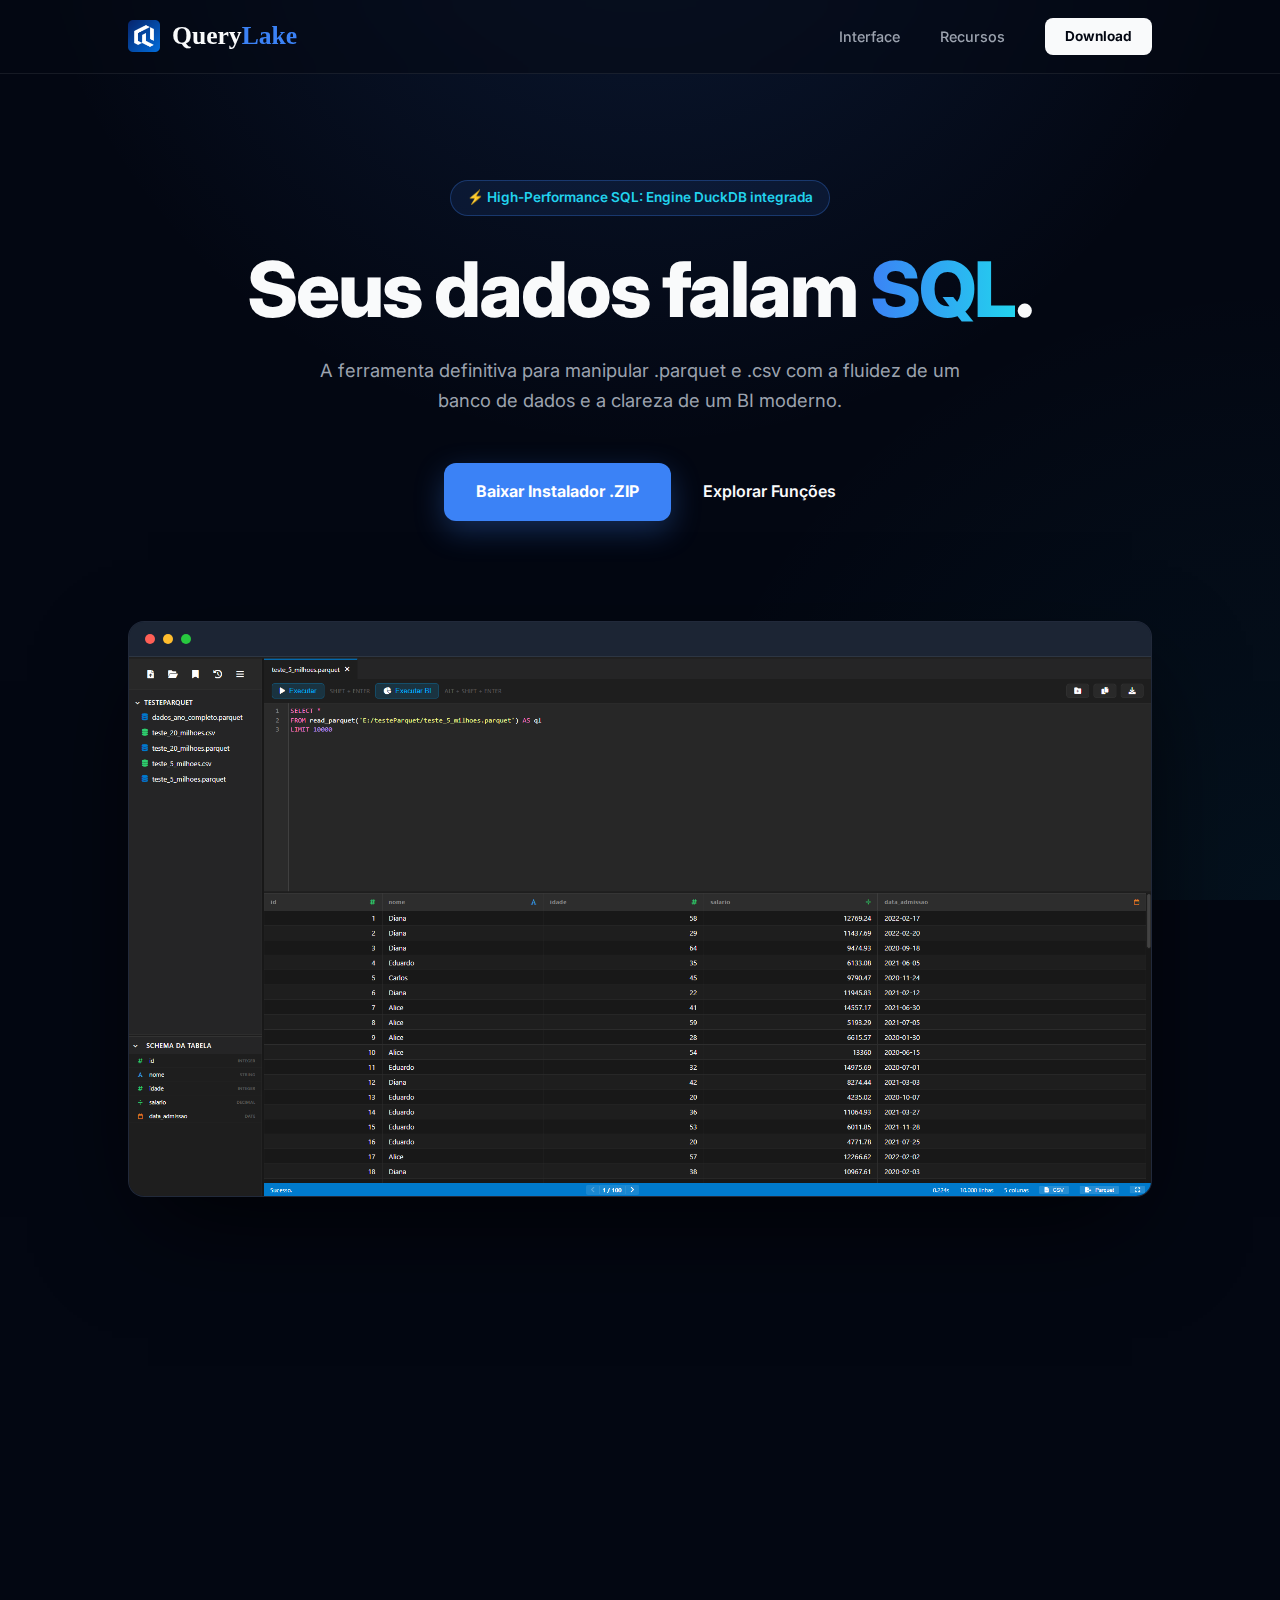
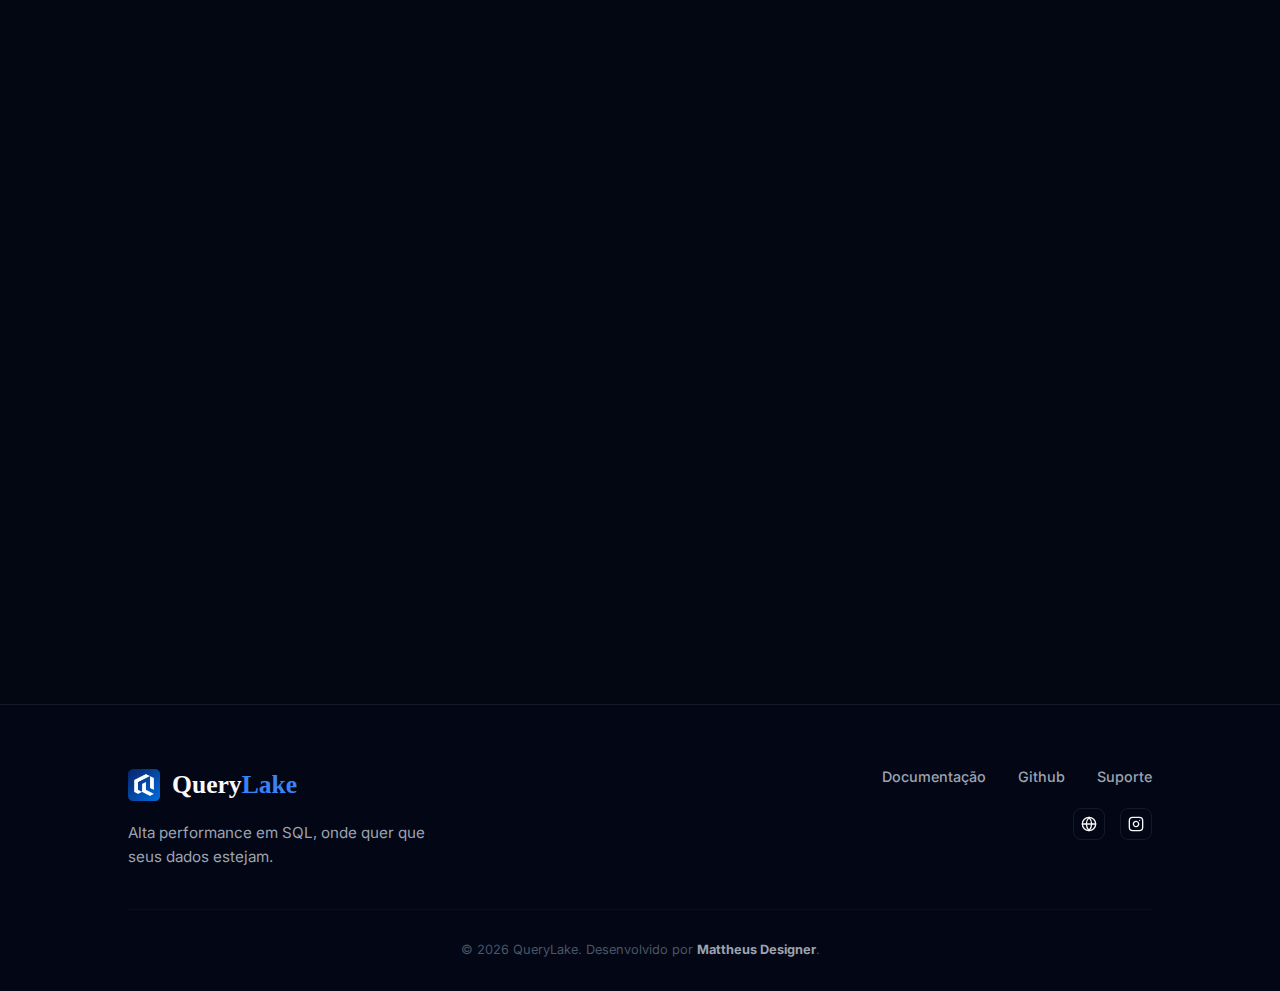
<file: index.html>
<!DOCTYPE html>
<html lang="pt-br">
<head>
    <meta charset="UTF-8">
    <meta name="viewport" content="width=device-width, initial-scale=1.0">
    <title>QueryLake | SQL Engine</title>
    <link rel="stylesheet" href="css/style.css">
    <link rel="preconnect" href="https://fonts.googleapis.com">
    <link href="https://fonts.googleapis.com/css2?family=Inter:wght@300;400;600;800&display=swap" rel="stylesheet">
    <link rel="shortcut icon" href="assets/logo.ico" type="image/x-icon">
</head>
<body>
    <nav class="navbar">
        <div class="logo">
            <img src="assets/logo.png" alt="QueryLake Logo">
            <span class="text_logo">Query<span class="text_logo_destaque">Lake</span></span>
        </div>
        <div class="nav-links">
            <a href="#showcase" class="nav-item">Interface</a>
            <a href="#features" class="nav-item">Recursos</a>
            <a href="https://github.com/matheusmg20/querylake_releases/releases/download/1.4.0/QueryLake-Setup-1.4.0.exe" class="btn-download-nav">Download</a>
        </div>
    </nav>

    <main>
        <section class="hero">
            <div class="badge reveal">
                <span>⚡ High-Performance SQL: Engine DuckDB integrada</span>
            </div>
            <h1 class="reveal">Seus dados falam <span class="gradient-text">SQL</span>.</h1>
            <p class="reveal delay-1">A ferramenta definitiva para manipular .parquet e .csv com a fluidez de um banco de dados e a clareza de um BI moderno.</p>
            <div class="cta-group reveal delay-2">
                <a href="assets/querylake-installer.zip" class="btn-primary">Baixar Instalador .ZIP</a>
                <a href="#features" class="btn-secondary">Explorar Funções</a>
            </div>
        </section>

        <section id="showcase" class="showcase reveal">
            <div class="window-frame">
                <div class="window-header">
                    <span class="dot red"></span>
                    <span class="dot yellow"></span>
                    <span class="dot green"></span>
                </div>
                <img src="assets/interface_querylake.png" alt="Interface do QueryLake" class="app-img">
            </div>
        </section>

        <section class="compatibility reveal">
            <div class="container-mini">
                <h2 class="section-title">Engenharia de ponta para seus dados</h2>
                <p class="section-subtitle">O QueryLake combina a velocidade do DuckDB com a simplicidade do SQL moderno.</p>
                
                <div class="tech-stack">
                    <div class="tech-item">
                        <span class="tech-label">Motor de Busca</span>
                        <span class="tech-value">DuckDB SQL</span>
                    </div>
                    <div class="tech-divider"></div>
                    <div class="tech-item">
                        <span class="tech-label">Formatos</span>
                        <span class="tech-value">Parquet, CSV</span>
                    </div>
                    <div class="tech-divider"></div>
                    <div class="tech-item">
                        <span class="tech-label">Performance</span>
                        <span class="tech-value">In-Memory Engine</span>
                    </div>
                    <div class="tech-divider"></div>
                    <div class="tech-item">
                        <span class="tech-label">Author</span>
                        <span class="tech-value">Mattheus Designer</span>
                    </div>
                </div>
            </div>
        </section>

        <section id="features" class="features-section reveal">
            <div class="container">
                <div class="section-header">
                    <h2 class="section-title">Análise de dados sem fricção</h2>
                    <p class="section-subtitle">Tudo o que você precisa para dominar arquivos Parquet e CSV em um único lugar.</p>
                </div>

                <div class="features-grid">
                    <div class="card">
                        <div class="icon">⚡</div>
                        <h3>Performance Local</h3>
                        <p>Engine otimizada para processar milhares de linhas sem travar sua máquina.</p>
                    </div>
                    <div class="card">
                        <div class="icon">📊</div>
                        <h3>Visualização BI</h3>
                        <p>Gere gráficos e dashboards instantâneos a partir de qualquer consulta SQL.</p>
                    </div>
                    <div class="card">
                        <div class="icon">🔍</div>
                        <h3>Zero Setup</h3>
                        <p>Abra arquivos .parquet complexos como se fossem tabelas SQL em segundos.</p>
                    </div>
                </div>
            </div>
        </section>

    </main>

    <footer class="footer">
        <div class="footer-content">
            <div class="footer-brand">
                <div class="logo">
                    <img src="assets/logo.png" alt="Logo">
                    <span class="text_logo">Query<span class="text_logo_destaque">Lake</span></span>
                </div>
                <p class="footer-tagline">Alta performance em SQL, onde quer que seus dados estejam.</p>
            </div>
            
            <div class="footer-right">
                <div class="footer-links">
                    <a href="#">Documentação</a>
                    <a href="#">Github</a>
                    <a href="#">Suporte</a>
                </div>
                <div class="footer-social">
                    <a href="#" title="Website">
                        <svg viewBox="0 0 24 24" fill="none" stroke="currentColor" stroke-width="2" stroke-linecap="round" stroke-linejoin="round" class="social-icon"><circle cx="12" cy="12" r="10"></circle><line x1="2" y1="12" x2="22" y2="12"></line><path d="M12 2a15.3 15.3 0 0 1 4 10 15.3 15.3 0 0 1-4 10 15.3 15.3 0 0 1-4-10 15.3 15.3 0 0 1 4-10z"></path></svg>
                    </a>
                    <a href="#" title="Instagram">
                        <svg viewBox="0 0 24 24" fill="none" stroke="currentColor" stroke-width="2" stroke-linecap="round" stroke-linejoin="round" class="social-icon"><rect x="2" y="2" width="20" height="20" rx="5" ry="5"></rect><path d="M16 11.37A4 4 0 1 1 12.63 8 4 4 0 0 1 16 11.37z"></path><line x1="17.5" y1="6.5" x2="17.51" y2="6.5"></line></svg>
                    </a>
                </div>
            </div>
        </div>
        <div class="footer-bottom">
            &copy; 2026 QueryLake. Desenvolvido por <strong>Mattheus Designer</strong>.
        </div>
    </footer>
    
    <script src="js/script.js"></script>
</body>
</html>
</file>
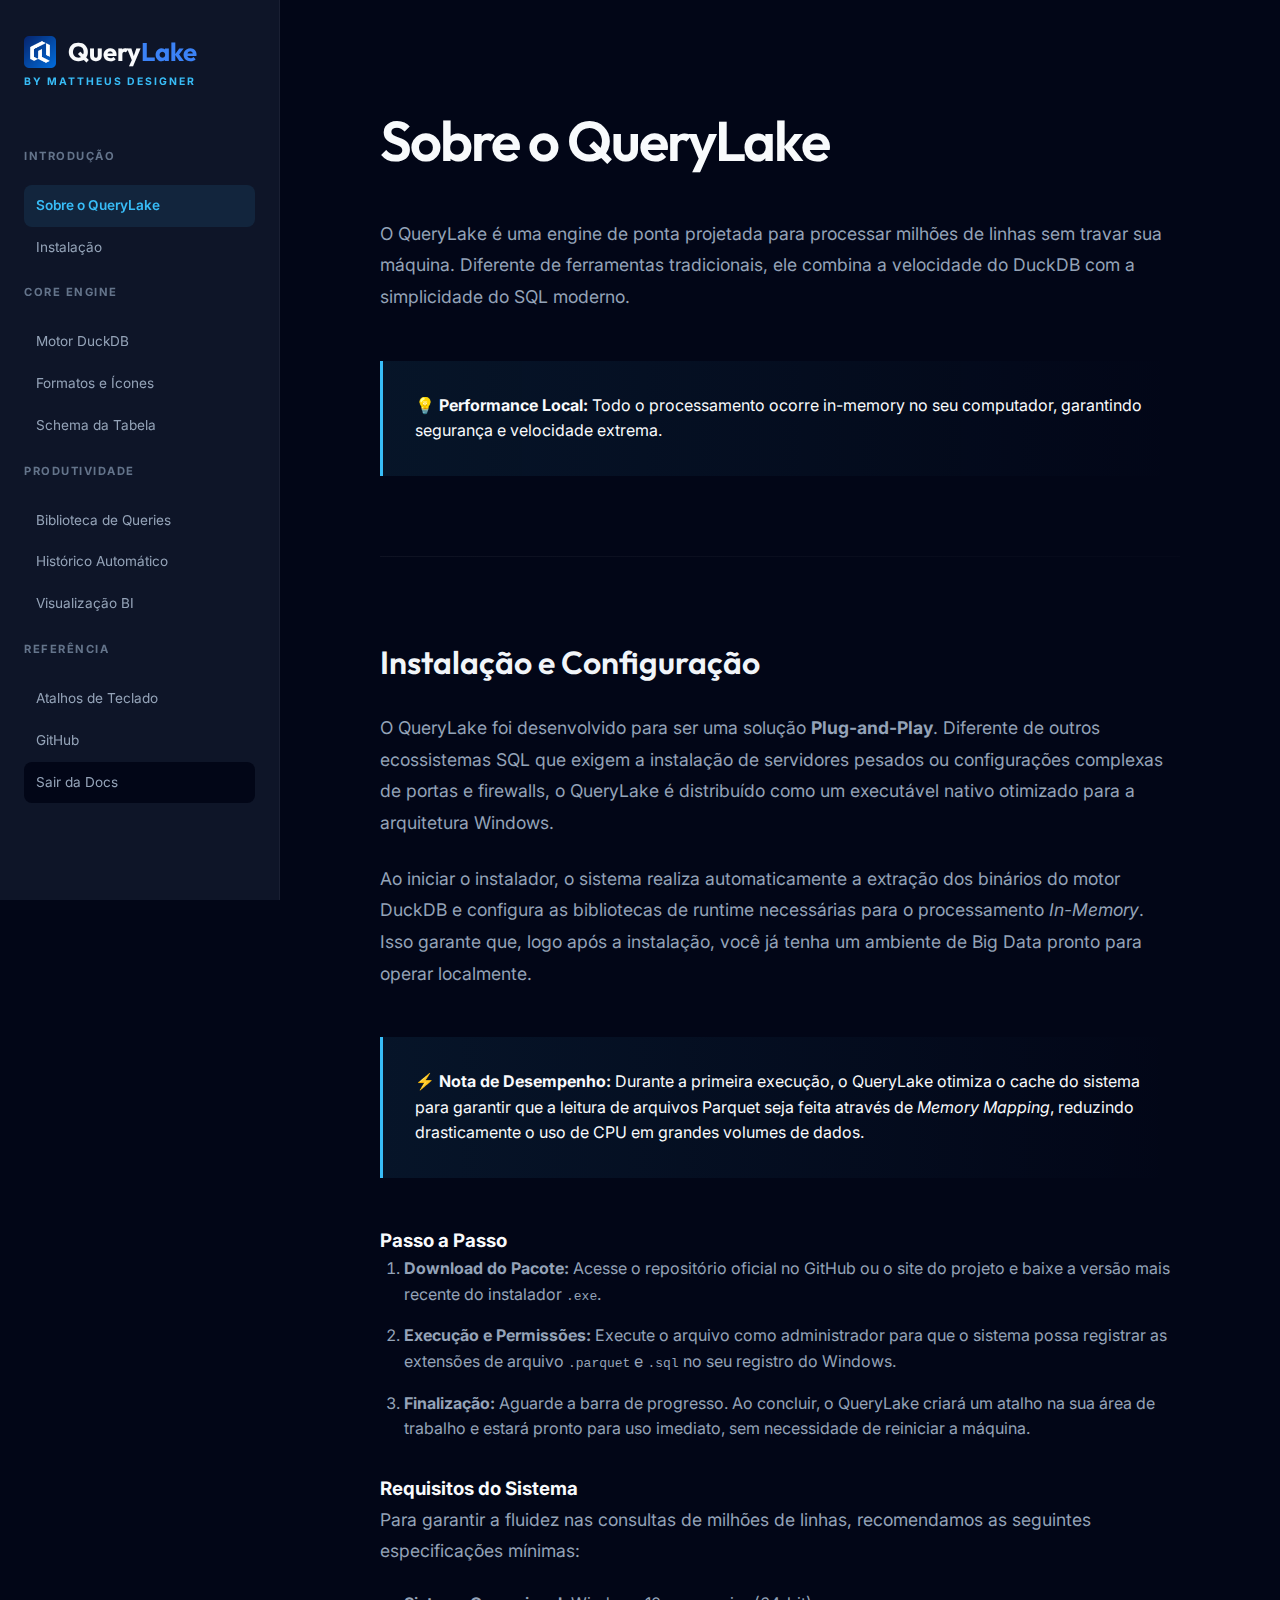
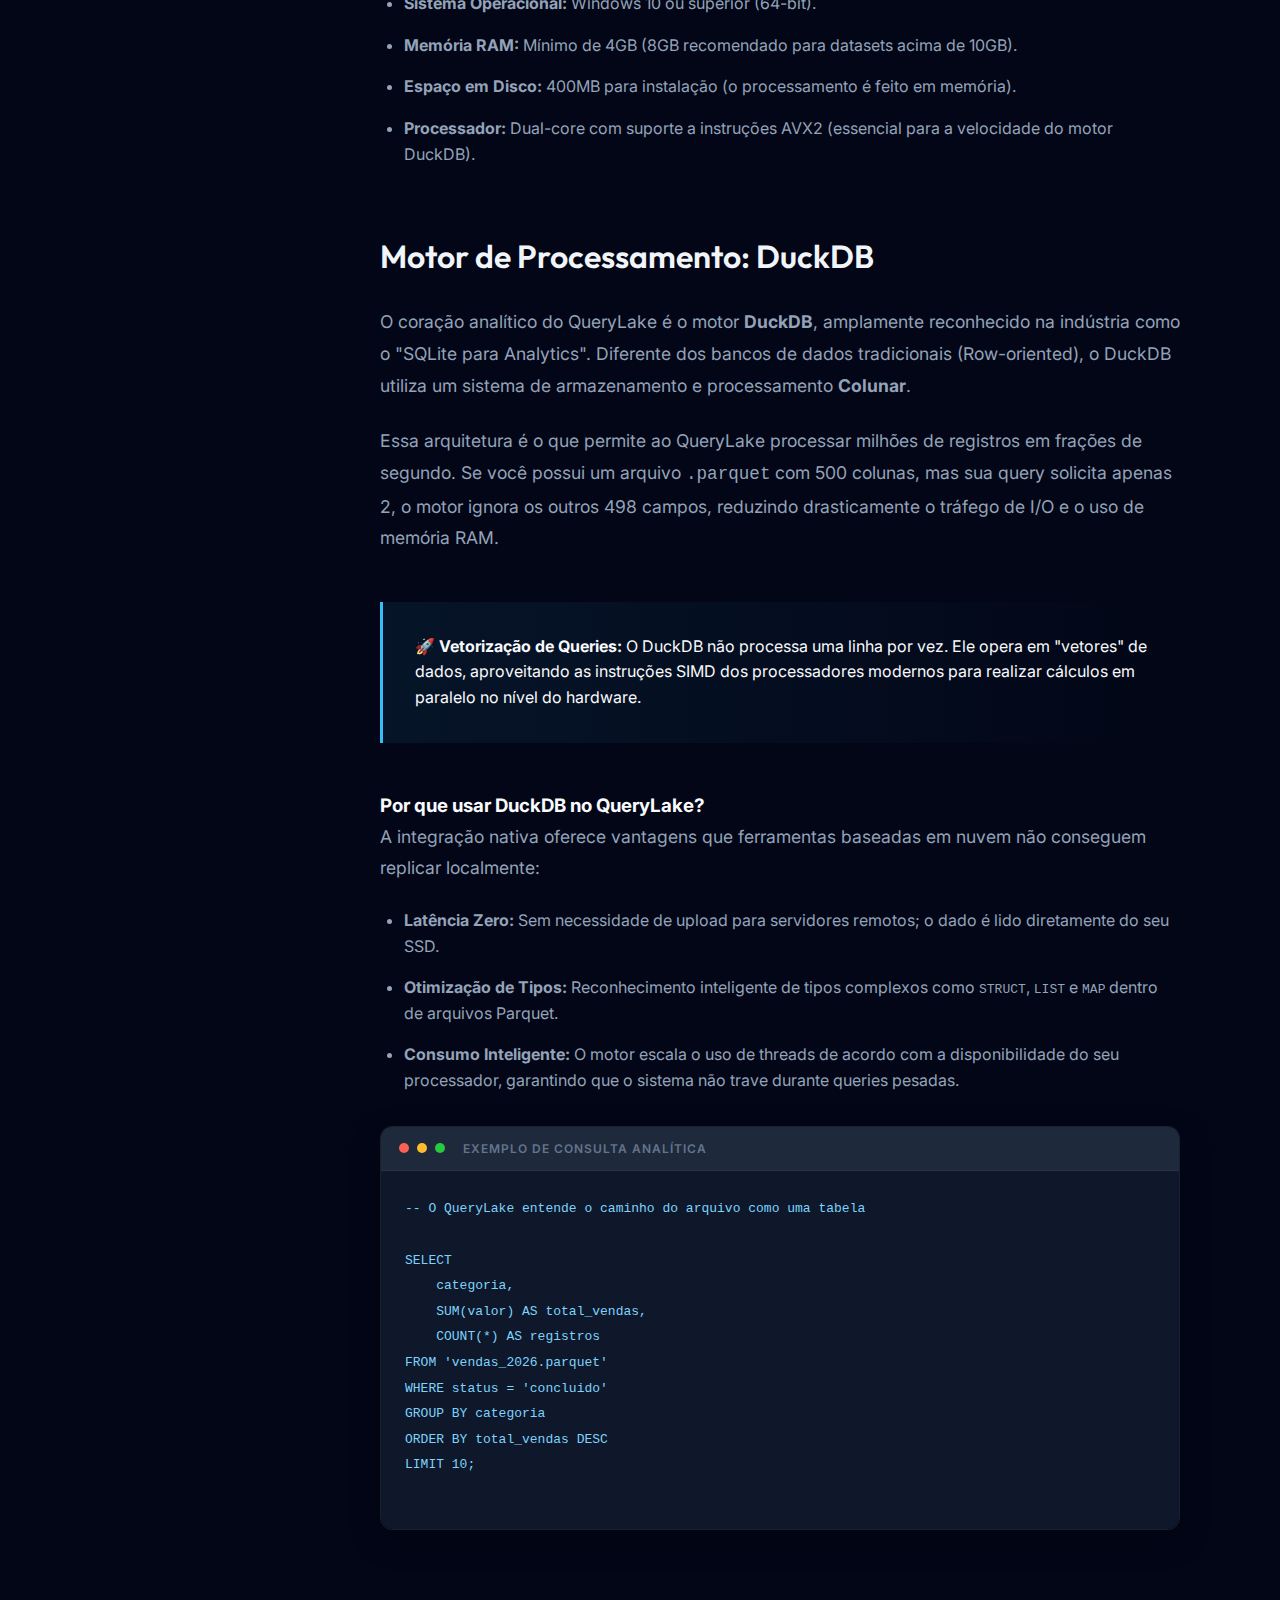
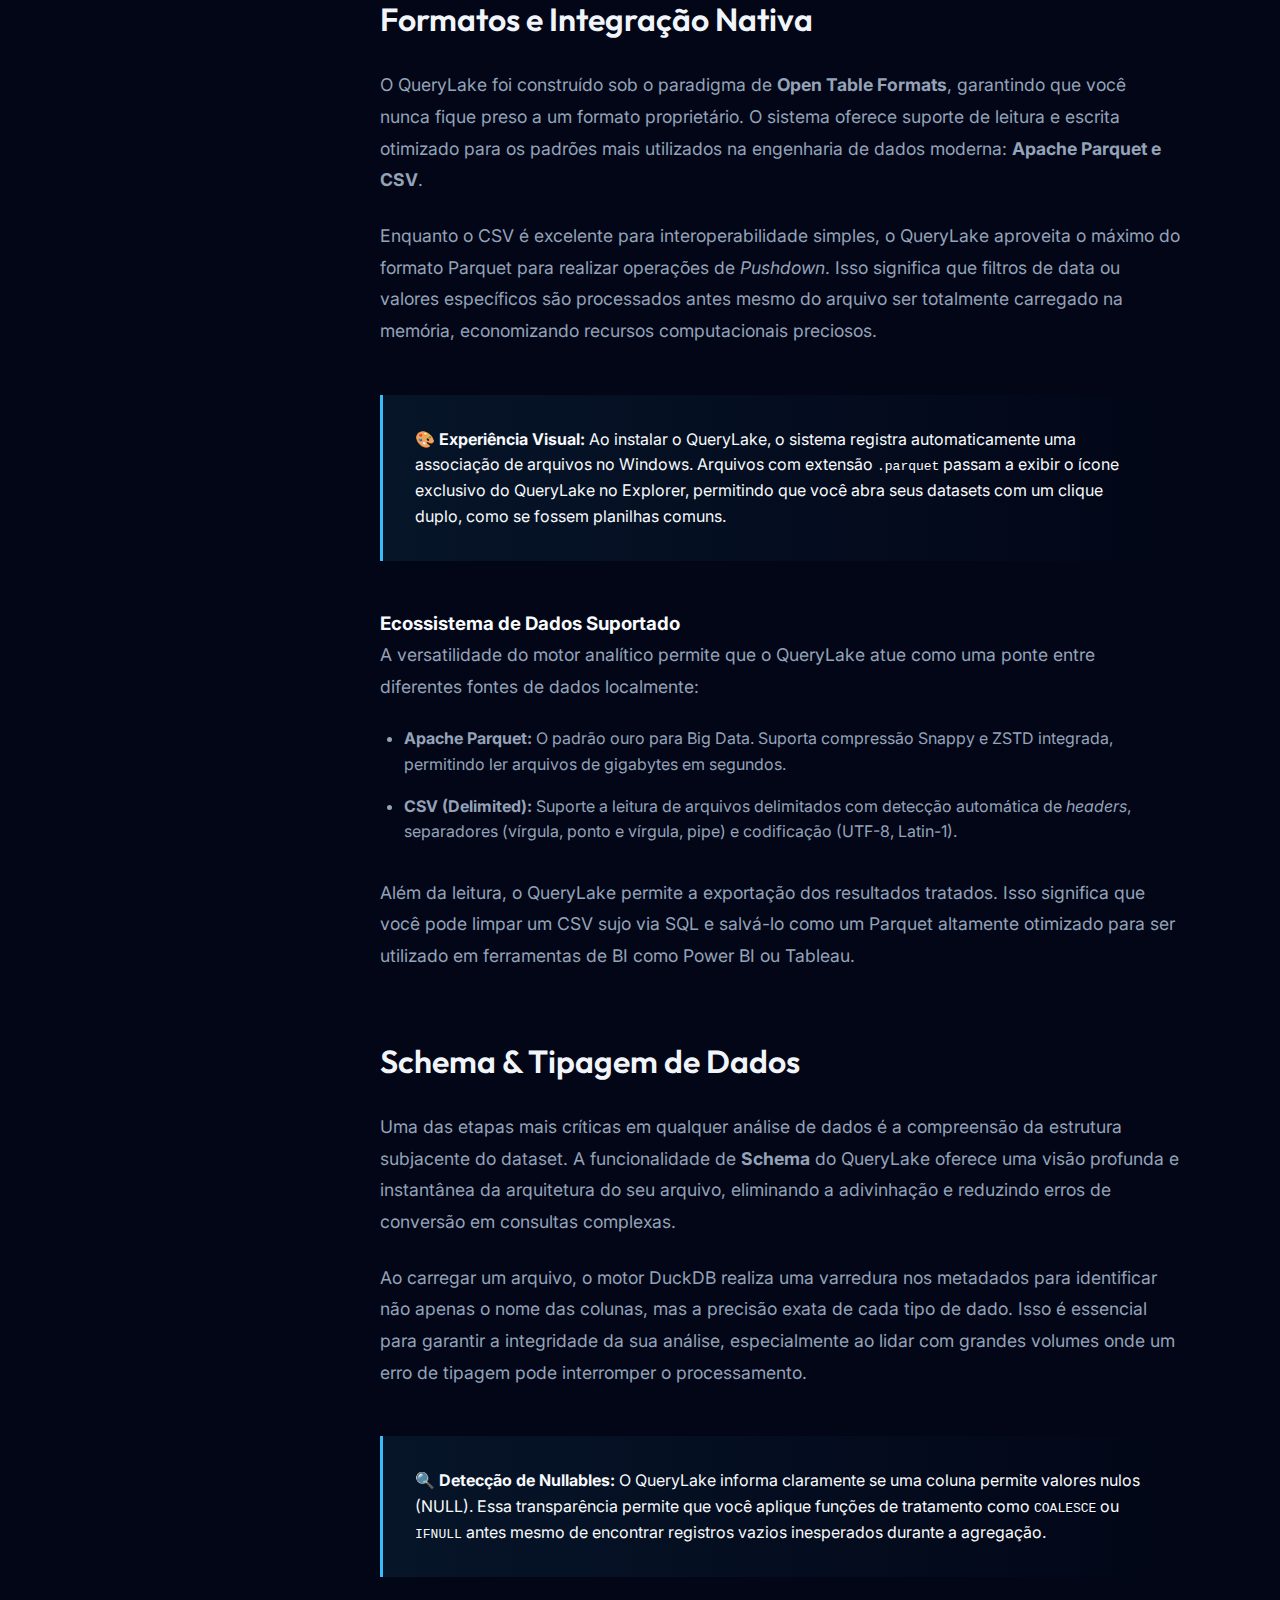
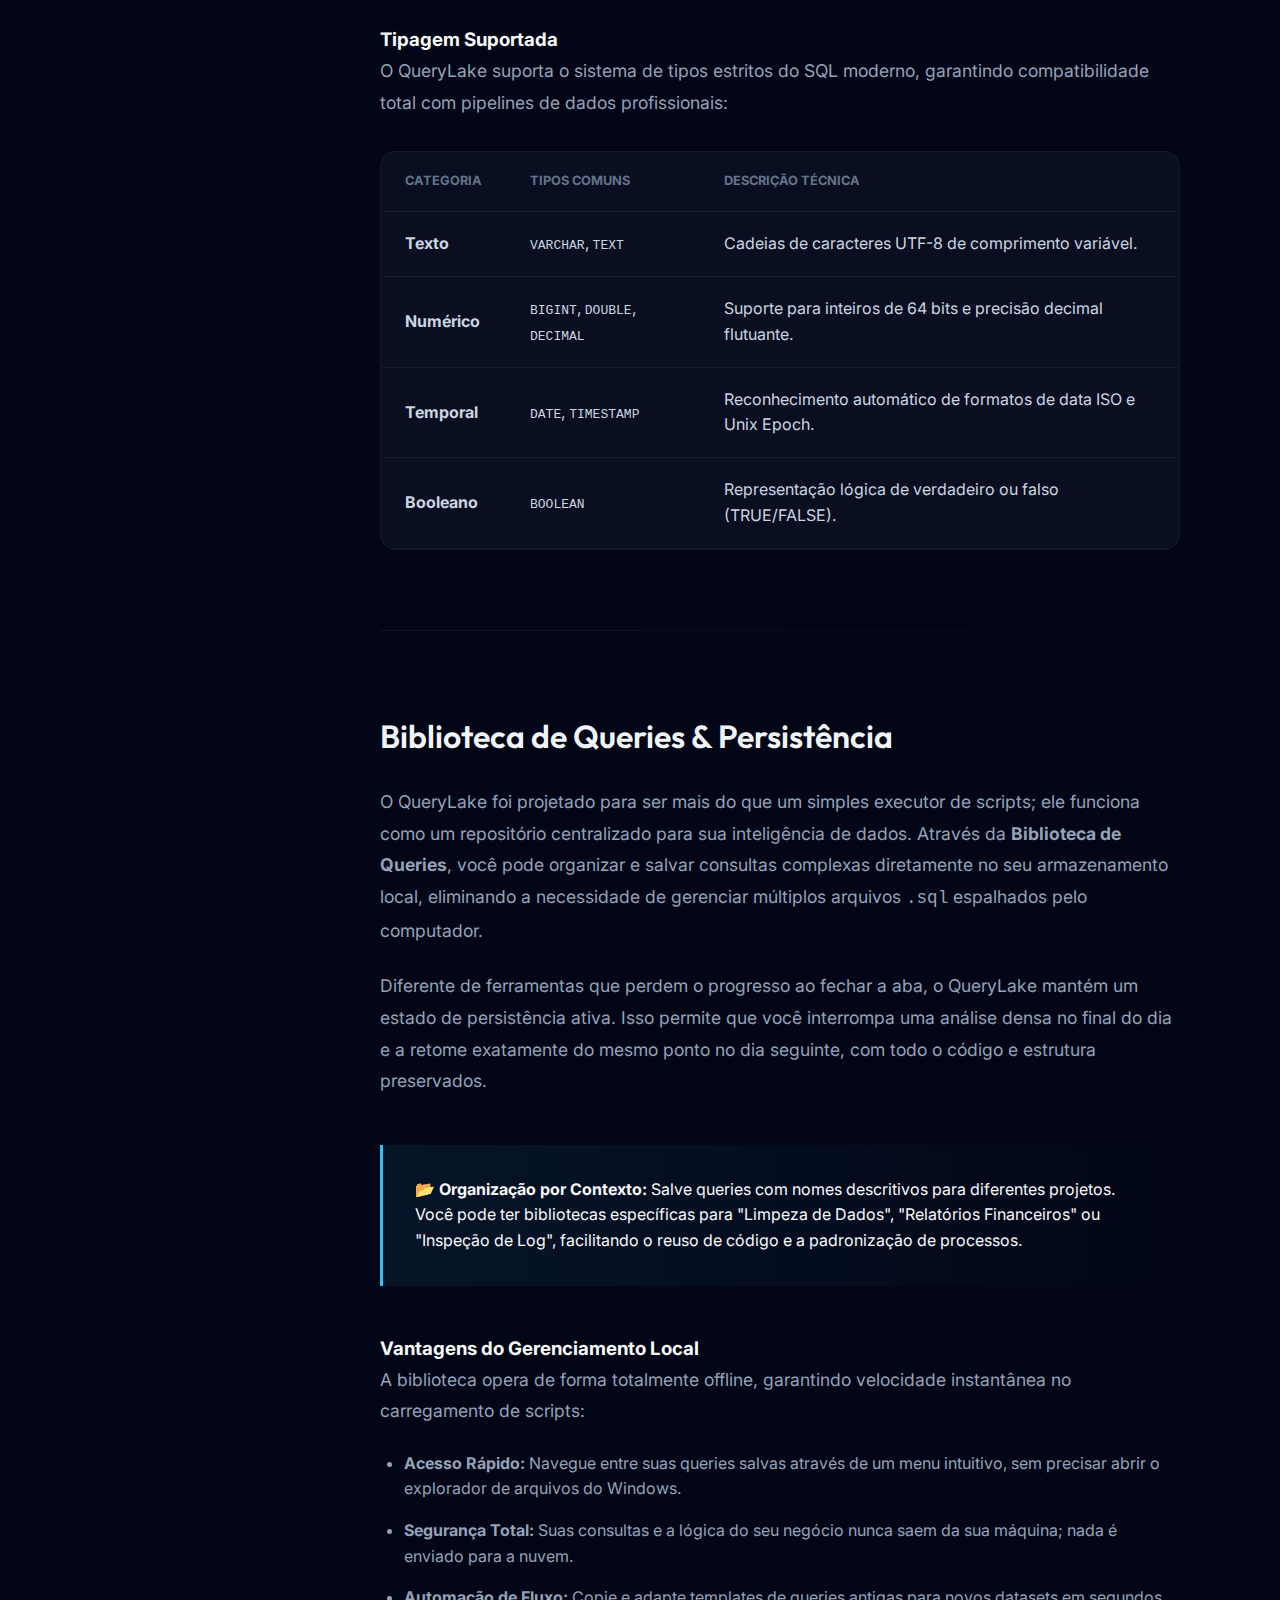
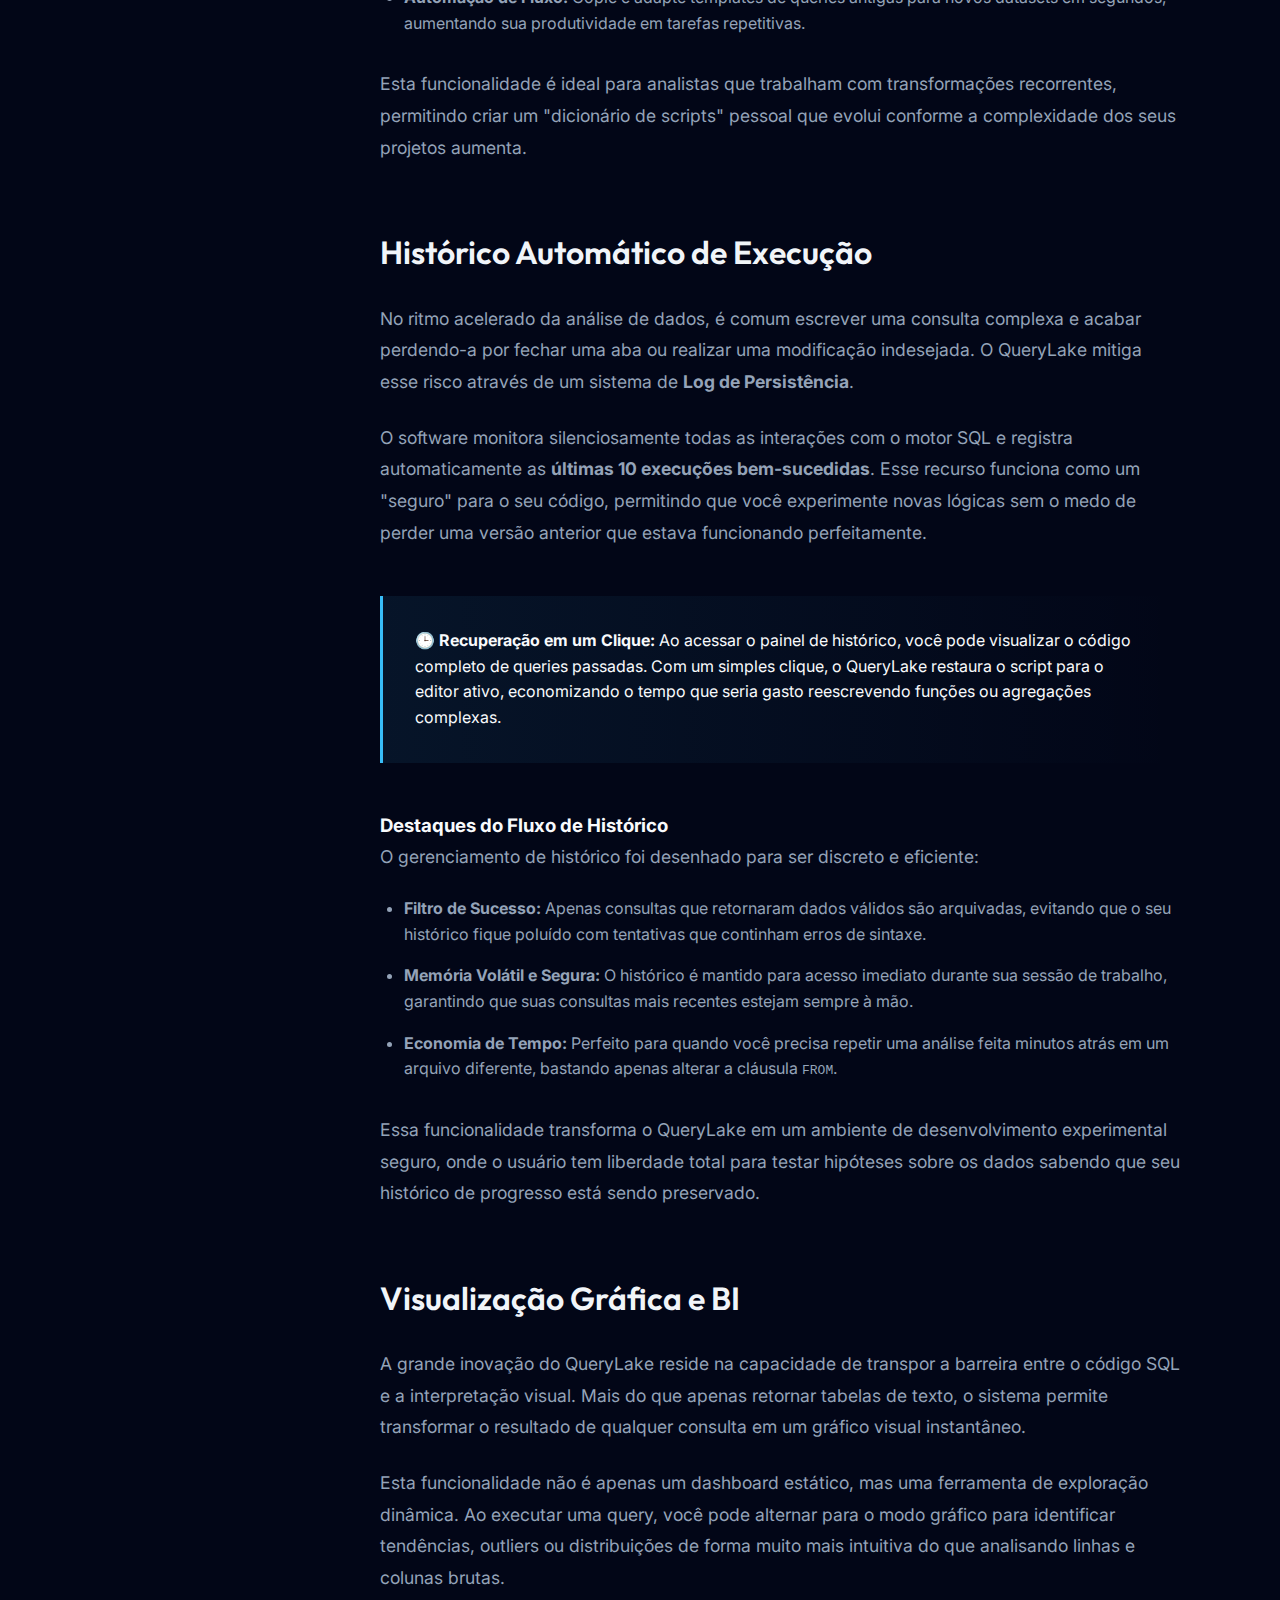
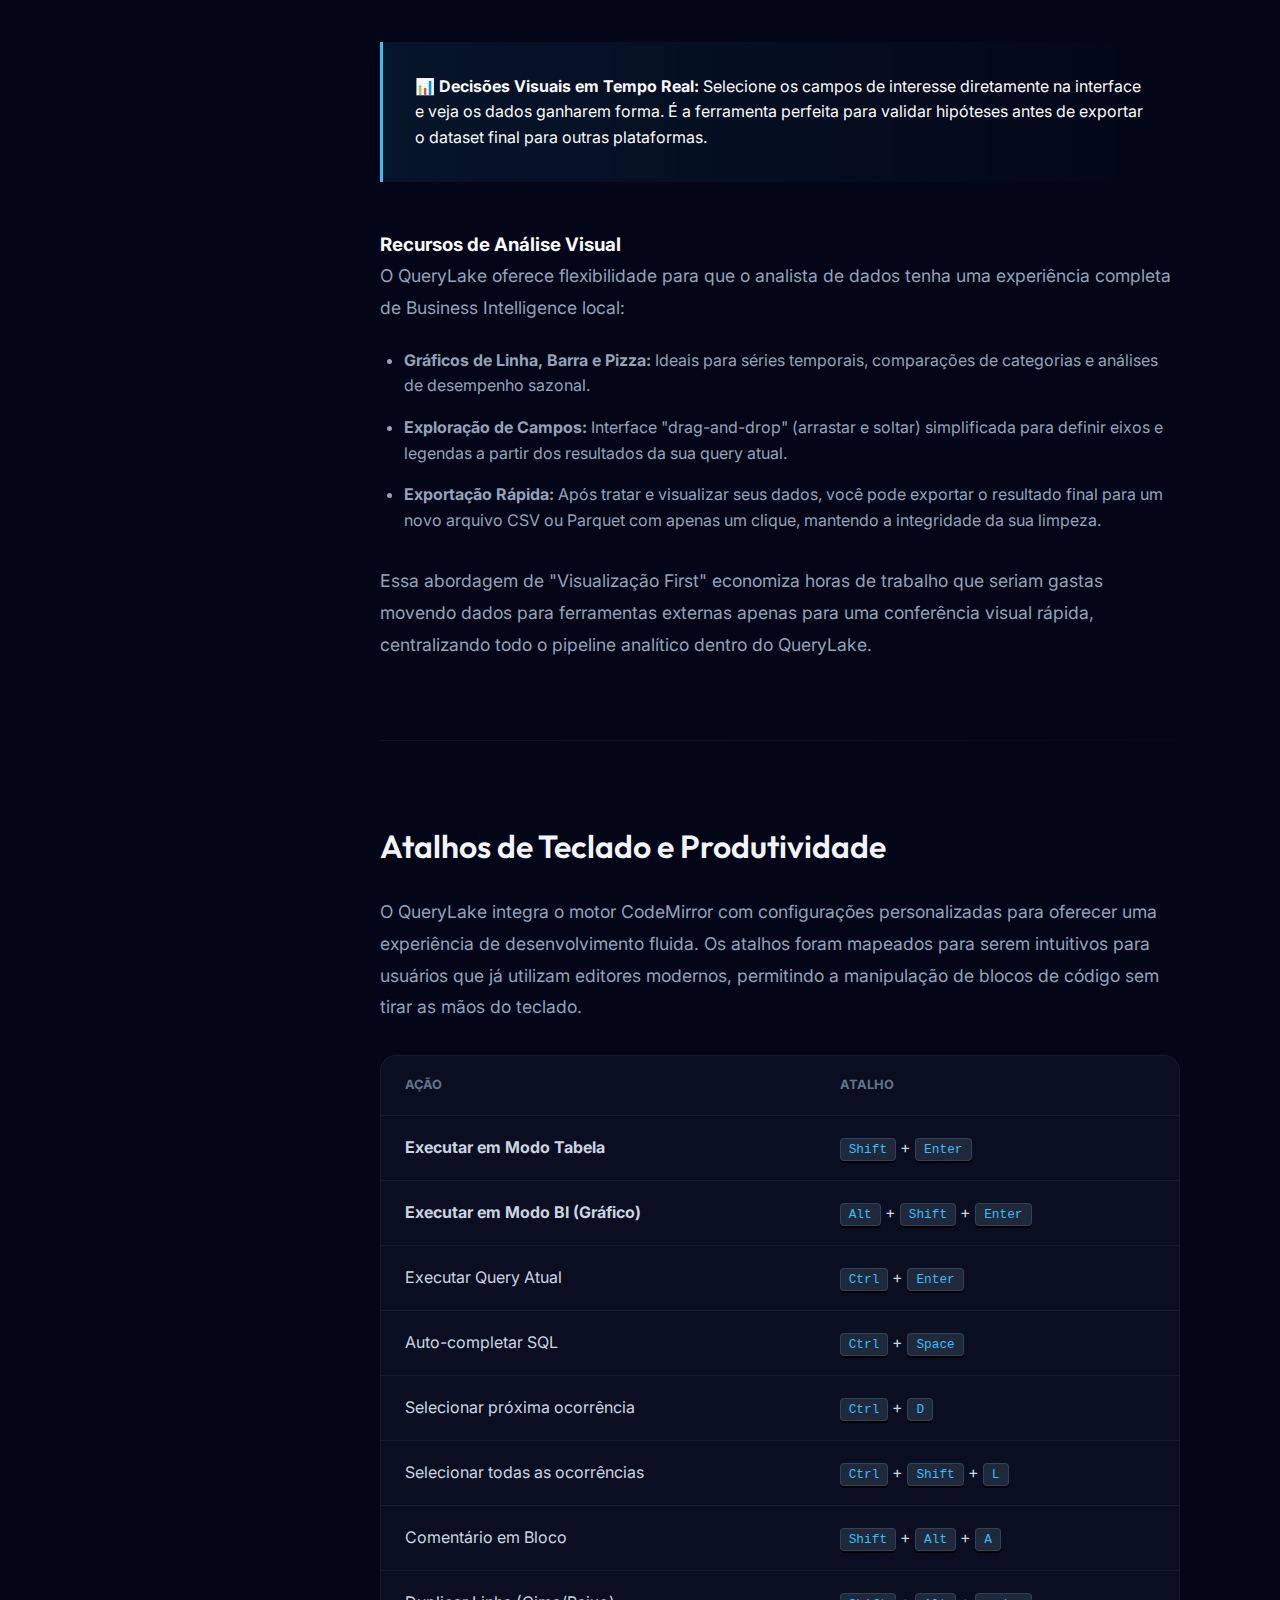
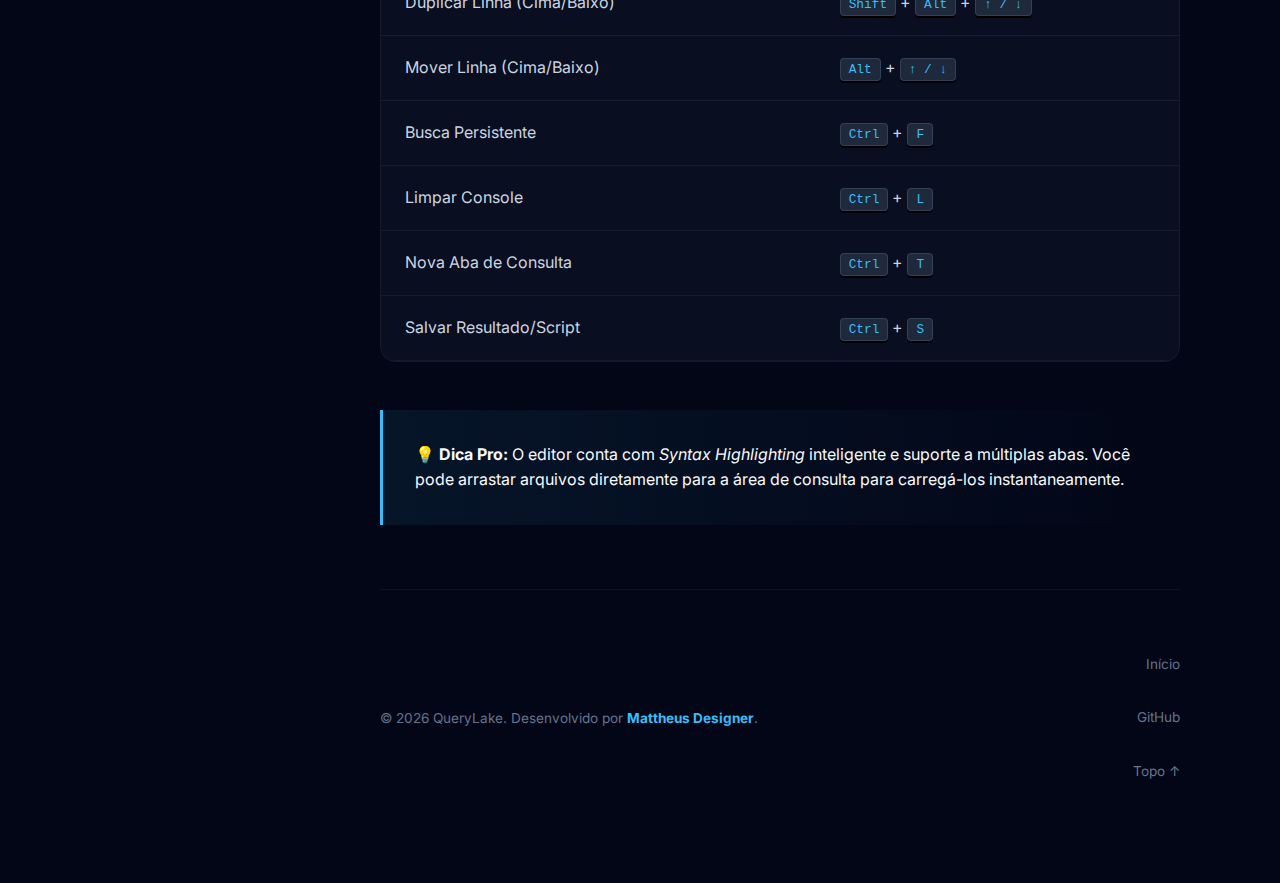
<file: pages/docs.html>
<!DOCTYPE html>
<html lang="pt-br">
<head>
    <meta charset="UTF-8">
    <meta name="viewport" content="width=device-width, initial-scale=1.0">
    <title>Documentação | QueryLake</title>
    <link rel="stylesheet" href="./../css/style.css"> 
    <link rel="stylesheet" href="./../css/docs.css">
    <link rel="shortcut icon" href="./../assets/logo.ico" type="image/x-icon">
    <link href="https://fonts.googleapis.com/css2?family=Outfit:wght@400;600;800&family=Inter:wght@300;400;600&display=swap" rel="stylesheet">
</head>
<body class="docs-body">

    <button class="menu-toggle" id="mobile-menu">
        <svg width="24" height="24" viewBox="0 0 24 24" fill="none" stroke="#020617" stroke-width="3" stroke-linecap="round" stroke-linejoin="round">
            <line x1="3" y1="12" x2="21" y2="12"></line>
            <line x1="3" y1="6" x2="21" y2="6"></line>
            <line x1="3" y1="18" x2="21" y2="18"></line>
        </svg>
    </button>

    <aside class="sidebar">
        <div class="sidebar-header">
            <div class="logo">
                <img src="./../assets/logo.png" alt="QueryLake">
                <span class="text_logo">Query<span class="text_logo_destaque">Lake</span></span>
            </div>
            <p class="docs-version">by Mattheus Designer</p>
        </div>
        
        <nav class="sidebar-nav">
            <div class="nav-group">
                <h3>Introdução</h3>
                <a href="#sobre" class="active">Sobre o QueryLake</a>
                <a href="#instalacao">Instalação</a>
            </div>
            
            <div class="nav-group">
                <h3>Core Engine</h3>
                <a href="#duckdb">Motor DuckDB</a>
                <a href="#formatos">Formatos e Ícones</a>
                <a href="#schema">Schema da Tabela</a>
            </div>

            <div class="nav-group">
                <h3>Produtividade</h3>
                <a href="#biblioteca">Biblioteca de Queries</a>
                <a href="#historico">Histórico Automático</a>
                <a href="#dashboards">Visualização BI</a>
            </div>

            <div class="nav-group">
                <h3>Referência</h3>
                <a href="#atalhos">Atalhos de Teclado</a>
                <a href="https://github.com/matheusmg20/querylake_releases/releases/" target="_blank">GitHub</a>
                <a href="../index.html" style="background-color: #020617;">Sair da Docs</a>
            </div>
        </nav>
    </aside>

    <main class="docs-main">
        <div class="main-container">
            <article class="docs-article">
                
                <section id="sobre">
                    <h1>Sobre o QueryLake</h1>
                    <p>O QueryLake é uma engine de ponta projetada para processar milhões de linhas sem travar sua máquina. Diferente de ferramentas tradicionais, ele combina a velocidade do DuckDB com a simplicidade do SQL moderno.</p>
                    
                    <div class="info-box">
                        <strong>💡 Performance Local:</strong> Todo o processamento ocorre in-memory no seu computador, garantindo segurança e velocidade extrema.
                    </div>
                </section>

                <hr class="docs-divider">

                <section id="instalacao">
                    <h2>Instalação e Configuração</h2>
                    <p>O QueryLake foi desenvolvido para ser uma solução <strong>Plug-and-Play</strong>. Diferente de outros ecossistemas SQL que exigem a instalação de servidores pesados ou configurações complexas de portas e firewalls, o QueryLake é distribuído como um executável nativo otimizado para a arquitetura Windows.</p>
                    
                    <p>Ao iniciar o instalador, o sistema realiza automaticamente a extração dos binários do motor DuckDB e configura as bibliotecas de runtime necessárias para o processamento <em>In-Memory</em>. Isso garante que, logo após a instalação, você já tenha um ambiente de Big Data pronto para operar localmente.</p>

                    <div class="info-box">
                        <strong>⚡ Nota de Desempenho:</strong> Durante a primeira execução, o QueryLake otimiza o cache do sistema para garantir que a leitura de arquivos Parquet seja feita através de <em>Memory Mapping</em>, reduzindo drasticamente o uso de CPU em grandes volumes de dados.
                    </div>

                    <h3>Passo a Passo</h3>
                    <ol class="docs-list">
                        <li><strong>Download do Pacote:</strong> Acesse o repositório oficial no GitHub ou o site do projeto e baixe a versão mais recente do instalador <code>.exe</code>.</li>
                        <li><strong>Execução e Permissões:</strong> Execute o arquivo como administrador para que o sistema possa registrar as extensões de arquivo <code>.parquet</code> e <code>.sql</code> no seu registro do Windows.</li>
                        <li><strong>Finalização:</strong> Aguarde a barra de progresso. Ao concluir, o QueryLake criará um atalho na sua área de trabalho e estará pronto para uso imediato, sem necessidade de reiniciar a máquina.</li>
                    </ol>

                    <h3>Requisitos do Sistema</h3>
                    <p>Para garantir a fluidez nas consultas de milhões de linhas, recomendamos as seguintes especificações mínimas:</p>
                    <ul class="docs-list">
                        <li><strong>Sistema Operacional:</strong> Windows 10 ou superior (64-bit).</li>
                        <li><strong>Memória RAM:</strong> Mínimo de 4GB (8GB recomendado para datasets acima de 10GB).</li>
                        <li><strong>Espaço em Disco:</strong> 400MB para instalação (o processamento é feito em memória).</li>
                        <li><strong>Processador:</strong> Dual-core com suporte a instruções AVX2 (essencial para a velocidade do motor DuckDB).</li>
                    </ul>
                </section>

                <section id="duckdb">
                    <h2>Motor de Processamento: DuckDB</h2>
                    <p>O coração analítico do QueryLake é o motor <strong>DuckDB</strong>, amplamente reconhecido na indústria como o "SQLite para Analytics". Diferente dos bancos de dados tradicionais (Row-oriented), o DuckDB utiliza um sistema de armazenamento e processamento <strong>Colunar</strong>.</p>
                    
                    <p>Essa arquitetura é o que permite ao QueryLake processar milhões de registros em frações de segundo. Se você possui um arquivo <code>.parquet</code> com 500 colunas, mas sua query solicita apenas 2, o motor ignora os outros 498 campos, reduzindo drasticamente o tráfego de I/O e o uso de memória RAM.</p>

                    <div class="info-box">
                        <strong>🚀 Vetorização de Queries:</strong> O DuckDB não processa uma linha por vez. Ele opera em "vetores" de dados, aproveitando as instruções SIMD dos processadores modernos para realizar cálculos em paralelo no nível do hardware.
                    </div>

                    <h3>Por que usar DuckDB no QueryLake?</h3>
                    <p>A integração nativa oferece vantagens que ferramentas baseadas em nuvem não conseguem replicar localmente:</p>
                    <ul class="docs-list">
                        <li><strong>Latência Zero:</strong> Sem necessidade de upload para servidores remotos; o dado é lido diretamente do seu SSD.</li>
                        <li><strong>Otimização de Tipos:</strong> Reconhecimento inteligente de tipos complexos como <code>STRUCT</code>, <code>LIST</code> e <code>MAP</code> dentro de arquivos Parquet.</li>
                        <li><strong>Consumo Inteligente:</strong> O motor escala o uso de threads de acordo com a disponibilidade do seu processador, garantindo que o sistema não trave durante queries pesadas.</li>
                    </ul>

                    <div class="code-container">
                        <div class="code-header">
                            <span class="dot red"></span>
                            <span class="dot yellow"></span>
                            <span class="dot green"></span>
                            <span class="code-title">Exemplo de Consulta Analítica</span>
                        </div>
                        <pre class="code-block">
                            <code>
-- O QueryLake entende o caminho do arquivo como uma tabela

SELECT 
    categoria, 
    SUM(valor) AS total_vendas,
    COUNT(*) AS registros
FROM 'vendas_2026.parquet'
WHERE status = 'concluido'
GROUP BY categoria
ORDER BY total_vendas DESC
LIMIT 10;
                            </code>
                        </pre>
                    </div>
                </section>

                <section id="formatos">
                    <h2>Formatos e Integração Nativa</h2>
                    <p>O QueryLake foi construído sob o paradigma de <strong>Open Table Formats</strong>, garantindo que você nunca fique preso a um formato proprietário. O sistema oferece suporte de leitura e escrita otimizado para os padrões mais utilizados na engenharia de dados moderna: <strong>Apache Parquet e CSV</strong>.</p>
                    
                    <p>Enquanto o CSV é excelente para interoperabilidade simples, o QueryLake aproveita o máximo do formato Parquet para realizar operações de <em>Pushdown</em>. Isso significa que filtros de data ou valores específicos são processados antes mesmo do arquivo ser totalmente carregado na memória, economizando recursos computacionais preciosos.</p>

                    <div class="info-box">
                        <strong>🎨 Experiência Visual:</strong> Ao instalar o QueryLake, o sistema registra automaticamente uma associação de arquivos no Windows. Arquivos com extensão <code>.parquet</code> passam a exibir o ícone exclusivo do QueryLake no Explorer, permitindo que você abra seus datasets com um clique duplo, como se fossem planilhas comuns.
                    </div>

                    <h3>Ecossistema de Dados Suportado</h3>
                    <p>A versatilidade do motor analítico permite que o QueryLake atue como uma ponte entre diferentes fontes de dados localmente:</p>
                    <ul class="docs-list">
                        <li><strong>Apache Parquet:</strong> O padrão ouro para Big Data. Suporta compressão Snappy e ZSTD integrada, permitindo ler arquivos de gigabytes em segundos.</li>
                        <li><strong>CSV (Delimited):</strong> Suporte a leitura de arquivos delimitados com detecção automática de <em>headers</em>, separadores (vírgula, ponto e vírgula, pipe) e codificação (UTF-8, Latin-1).</li>
                    </ul>

                    <p>Além da leitura, o QueryLake permite a exportação dos resultados tratados. Isso significa que você pode limpar um CSV sujo via SQL e salvá-lo como um Parquet altamente otimizado para ser utilizado em ferramentas de BI como Power BI ou Tableau.</p>
                </section>

                <section id="schema">
                    <h2>Schema & Tipagem de Dados</h2>
                    <p>Uma das etapas mais críticas em qualquer análise de dados é a compreensão da estrutura subjacente do dataset. A funcionalidade de <strong>Schema</strong> do QueryLake oferece uma visão profunda e instantânea da arquitetura do seu arquivo, eliminando a adivinhação e reduzindo erros de conversão em consultas complexas.</p>
                    
                    <p>Ao carregar um arquivo, o motor DuckDB realiza uma varredura nos metadados para identificar não apenas o nome das colunas, mas a precisão exata de cada tipo de dado. Isso é essencial para garantir a integridade da sua análise, especialmente ao lidar com grandes volumes onde um erro de tipagem pode interromper o processamento.</p>

                    <div class="info-box">
                        <strong>🔍 Detecção de Nullables:</strong> O QueryLake informa claramente se uma coluna permite valores nulos (NULL). Essa transparência permite que você aplique funções de tratamento como <code>COALESCE</code> ou <code>IFNULL</code> antes mesmo de encontrar registros vazios inesperados durante a agregação.
                    </div>

                    <h3>Tipagem Suportada</h3>
                    <p>O QueryLake suporta o sistema de tipos estritos do SQL moderno, garantindo compatibilidade total com pipelines de dados profissionais:</p>
                    
                    <div class="table-container">
                        <table class="docs-table">
                            <thead>
                                <tr>
                                    <th>Categoria</th>
                                    <th>Tipos Comuns</th>
                                    <th>Descrição Técnica</th>
                                </tr>
                            </thead>
                            <tbody>
                                <tr>
                                    <td><strong>Texto</strong></td>
                                    <td><code>VARCHAR</code>, <code>TEXT</code></td>
                                    <td>Cadeias de caracteres UTF-8 de comprimento variável.</td>
                                </tr>
                                <tr>
                                    <td><strong>Numérico</strong></td>
                                    <td><code>BIGINT</code>, <code>DOUBLE</code>, <code>DECIMAL</code></td>
                                    <td>Suporte para inteiros de 64 bits e precisão decimal flutuante.</td>
                                </tr>
                                <tr>
                                    <td><strong>Temporal</strong></td>
                                    <td><code>DATE</code>, <code>TIMESTAMP</code></td>
                                    <td>Reconhecimento automático de formatos de data ISO e Unix Epoch.</td>
                                </tr>
                                <tr>
                                    <td><strong>Booleano</strong></td>
                                    <td><code>BOOLEAN</code></td>
                                    <td>Representação lógica de verdadeiro ou falso (TRUE/FALSE).</td>
                                </tr>
                            </tbody>
                        </table>
                    </div>

                </section>

                <hr class="docs-divider">

                <section id="biblioteca">
                    <h2>Biblioteca de Queries & Persistência</h2>
                    <p>O QueryLake foi projetado para ser mais do que um simples executor de scripts; ele funciona como um repositório centralizado para sua inteligência de dados. Através da <strong>Biblioteca de Queries</strong>, você pode organizar e salvar consultas complexas diretamente no seu armazenamento local, eliminando a necessidade de gerenciar múltiplos arquivos <code>.sql</code> espalhados pelo computador.</p>
                    
                    <p>Diferente de ferramentas que perdem o progresso ao fechar a aba, o QueryLake mantém um estado de persistência ativa. Isso permite que você interrompa uma análise densa no final do dia e a retome exatamente do mesmo ponto no dia seguinte, com todo o código e estrutura preservados.</p>

                    <div class="info-box">
                        <strong>📂 Organização por Contexto:</strong> Salve queries com nomes descritivos para diferentes projetos. Você pode ter bibliotecas específicas para "Limpeza de Dados", "Relatórios Financeiros" ou "Inspeção de Log", facilitando o reuso de código e a padronização de processos.
                    </div>

                    <h3>Vantagens do Gerenciamento Local</h3>
                    <p>A biblioteca opera de forma totalmente offline, garantindo velocidade instantânea no carregamento de scripts:</p>
                    <ul class="docs-list">
                        <li><strong>Acesso Rápido:</strong> Navegue entre suas queries salvas através de um menu intuitivo, sem precisar abrir o explorador de arquivos do Windows.</li>
                        <li><strong>Segurança Total:</strong> Suas consultas e a lógica do seu negócio nunca saem da sua máquina; nada é enviado para a nuvem.</li>
                        <li><strong>Automação de Fluxo:</strong> Copie e adapte templates de queries antigas para novos datasets em segundos, aumentando sua produtividade em tarefas repetitivas.</li>
                    </ul>

                    <p>Esta funcionalidade é ideal para analistas que trabalham com transformações recorrentes, permitindo criar um "dicionário de scripts" pessoal que evolui conforme a complexidade dos seus projetos aumenta.</p>
                </section>

                <section id="historico">
                    <h2>Histórico Automático de Execução</h2>
                    <p>No ritmo acelerado da análise de dados, é comum escrever uma consulta complexa e acabar perdendo-a por fechar uma aba ou realizar uma modificação indesejada. O QueryLake mitiga esse risco através de um sistema de <strong>Log de Persistência</strong>.</p>
                    
                    <p>O software monitora silenciosamente todas as interações com o motor SQL e registra automaticamente as <strong>últimas 10 execuções bem-sucedidas</strong>. Esse recurso funciona como um "seguro" para o seu código, permitindo que você experimente novas lógicas sem o medo de perder uma versão anterior que estava funcionando perfeitamente.</p>

                    <div class="info-box">
                        <strong>🕒 Recuperação em um Clique:</strong> Ao acessar o painel de histórico, você pode visualizar o código completo de queries passadas. Com um simples clique, o QueryLake restaura o script para o editor ativo, economizando o tempo que seria gasto reescrevendo funções ou agregações complexas.
                    </div>

                    <h3>Destaques do Fluxo de Histórico</h3>
                    <p>O gerenciamento de histórico foi desenhado para ser discreto e eficiente:</p>
                    <ul class="docs-list">
                        <li><strong>Filtro de Sucesso:</strong> Apenas consultas que retornaram dados válidos são arquivadas, evitando que o seu histórico fique poluído com tentativas que continham erros de sintaxe.</li>
                        <li><strong>Memória Volátil e Segura:</strong> O histórico é mantido para acesso imediato durante sua sessão de trabalho, garantindo que suas consultas mais recentes estejam sempre à mão.</li>
                        <li><strong>Economia de Tempo:</strong> Perfeito para quando você precisa repetir uma análise feita minutos atrás em um arquivo diferente, bastando apenas alterar a cláusula <code>FROM</code>.</li>
                    </ul>

                    <p>Essa funcionalidade transforma o QueryLake em um ambiente de desenvolvimento experimental seguro, onde o usuário tem liberdade total para testar hipóteses sobre os dados sabendo que seu histórico de progresso está sendo preservado.</p>
                </section>

                <section id="dashboards">
                    <h2>Visualização Gráfica e BI</h2>
                    <p>A grande inovação do QueryLake reside na capacidade de transpor a barreira entre o código SQL e a interpretação visual. Mais do que apenas retornar tabelas de texto, o sistema permite transformar o resultado de qualquer consulta em um gráfico visual instantâneo.</p>
                    
                    <p>Esta funcionalidade não é apenas um dashboard estático, mas uma ferramenta de exploração dinâmica. Ao executar uma query, você pode alternar para o modo gráfico para identificar tendências, outliers ou distribuições de forma muito mais intuitiva do que analisando linhas e colunas brutas.</p>

                    <div class="info-box">
                        <strong>📊 Decisões Visuais em Tempo Real:</strong> Selecione os campos de interesse diretamente na interface e veja os dados ganharem forma. É a ferramenta perfeita para validar hipóteses antes de exportar o dataset final para outras plataformas.
                    </div>

                    <h3>Recursos de Análise Visual</h3>
                    <p>O QueryLake oferece flexibilidade para que o analista de dados tenha uma experiência completa de Business Intelligence local:</p>
                    <ul class="docs-list">
                        <li><strong>Gráficos de Linha, Barra e Pizza:</strong> Ideais para séries temporais, comparações de categorias e análises de desempenho sazonal.</li>
                        <li><strong>Exploração de Campos:</strong> Interface "drag-and-drop" (arrastar e soltar) simplificada para definir eixos e legendas a partir dos resultados da sua query atual.</li>
                        <li><strong>Exportação Rápida:</strong> Após tratar e visualizar seus dados, você pode exportar o resultado final para um novo arquivo CSV ou Parquet com apenas um clique, mantendo a integridade da sua limpeza.</li>
                    </ul>

                    <p>Essa abordagem de "Visualização First" economiza horas de trabalho que seriam gastas movendo dados para ferramentas externas apenas para uma conferência visual rápida, centralizando todo o pipeline analítico dentro do QueryLake.</p>
                </section>

                <hr class="docs-divider">

                <section id="atalhos">
                    <h2>Atalhos de Teclado e Produtividade</h2>
                    <p>O QueryLake integra o motor CodeMirror com configurações personalizadas para oferecer uma experiência de desenvolvimento fluida. Os atalhos foram mapeados para serem intuitivos para usuários que já utilizam editores modernos, permitindo a manipulação de blocos de código sem tirar as mãos do teclado.</p>

                    <div class="table-container">
                        <table class="docs-table">
                            <thead>
                                <tr>
                                    <th>Ação</th>
                                    <th>Atalho</th>
                                </tr>
                            </thead>
                            <tbody>
                                <tr><td><strong>Executar em Modo Tabela</strong></td><td><kbd>Shift</kbd> + <kbd>Enter</kbd></td></tr>
                                <tr><td><strong>Executar em Modo BI (Gráfico)</strong></td><td><kbd>Alt</kbd> + <kbd>Shift</kbd> + <kbd>Enter</kbd></td></tr>
                                <tr><td>Executar Query Atual</td><td><kbd>Ctrl</kbd> + <kbd>Enter</kbd></td></tr>
                                
                                <tr><td>Auto-completar SQL</td><td><kbd>Ctrl</kbd> + <kbd>Space</kbd></td></tr>
                                <tr><td>Selecionar próxima ocorrência</td><td><kbd>Ctrl</kbd> + <kbd>D</kbd></td></tr>
                                <tr><td>Selecionar todas as ocorrências</td><td><kbd>Ctrl</kbd> + <kbd>Shift</kbd> + <kbd>L</kbd></td></tr>
                                <tr><td>Comentário em Bloco</td><td><kbd>Shift</kbd> + <kbd>Alt</kbd> + <kbd>A</kbd></td></tr>
                                
                                <tr><td>Duplicar Linha (Cima/Baixo)</td><td><kbd>Shift</kbd> + <kbd>Alt</kbd> + <kbd>↑ / ↓</kbd></td></tr>
                                <tr><td>Mover Linha (Cima/Baixo)</td><td><kbd>Alt</kbd> + <kbd>↑ / ↓</kbd></td></tr>
                                
                                <tr><td>Busca Persistente</td><td><kbd>Ctrl</kbd> + <kbd>F</kbd></td></tr>
                                <tr><td>Limpar Console</td><td><kbd>Ctrl</kbd> + <kbd>L</kbd></td></tr>
                                <tr><td>Nova Aba de Consulta</td><td><kbd>Ctrl</kbd> + <kbd>T</kbd></td></tr>
                                <tr><td>Salvar Resultado/Script</td><td><kbd>Ctrl</kbd> + <kbd>S</kbd></td></tr>
                            </tbody>
                        </table>
                    </div>

                    <div class="info-box">
                        <strong>💡 Dica Pro:</strong> O editor conta com <em>Syntax Highlighting</em> inteligente e suporte a múltiplas abas. Você pode arrastar arquivos diretamente para a área de consulta para carregá-los instantaneamente.
                    </div>
                </section>

            </article>

            <footer class="docs-footer">
                <div class="footer-content">
                    <div class="footer-left">
                        <p>© 2026 QueryLake. Desenvolvido por <strong>Mattheus Designer</strong>.</p>
                    </div>
                    <div class="footer-right">
                        <a href="../index.html">Início</a>
                        <a href="https://github.com/matheusmg20/querylake_releases/releases/" target="_blank">GitHub</a>
                        <a href="#sobre">Topo ↑</a>
                    </div>
                </div>
            </footer>
        </div>
    </main>

    <script>
        window.addEventListener('scroll', () => {
            let current = "";
            const sections = document.querySelectorAll('section');
            const navLinks = document.querySelectorAll('.sidebar-nav a');
            sections.forEach(section => {
                const sectionTop = section.offsetTop;
                if (pageYOffset >= sectionTop - 120) {
                    current = section.getAttribute('id');
                }
            });
            navLinks.forEach(link => {
                link.classList.remove('active');
                if (link.getAttribute('href').includes(current)) {
                    link.classList.add('active');
                }
            });
        });
    </script>

    <script src="./../js/toggle_sidebar.js"></script>
</body>
</html>
</file>
<file: css/style.css>
:root {
    --bg-dark: #030712;
    --bg-card: rgba(17, 24, 39, 0.7);
    --accent-blue: #3b82f6;
    --accent-cyan: #22d3ee;
    --text-primary: #f9fafb;
    --text-secondary: #9ca3af;
    --border-color: rgba(255, 255, 255, 0.08);
}

@import url('https://fonts.googleapis.com/css2?family=Outfit:wght@100..900&family=Inter:wght@300;400;600;800&display=swap');

* { 
    margin: 0; 
    padding: 0; 
    box-sizing: border-box; 
    scroll-behavior: smooth; 
}

body {
    background-color: var(--bg-dark);
    background-image: 
        radial-gradient(circle at 50% -20%, rgba(59, 130, 246, 0.15) 0%, transparent 50%),
        radial-gradient(circle at 100% 100%, rgba(34, 211, 238, 0.05) 0%, transparent 40%);
    background-attachment: fixed;
    color: var(--text-primary);
    font-family: 'Inter', sans-serif;
    line-height: 1.6;
    overflow-x: hidden;
    user-select: none;
}

img, button, a{
    -webkit-user-drag: none;
}

/* --- BARRA DE NAVEGAÇÃO --- */
.navbar {
    display: flex;
    justify-content: space-between;
    align-items: center;
    padding: 1rem 10%;
    position: fixed;
    top: 0; width: 100%;
    z-index: 1000;
    backdrop-filter: blur(15px);
    border-bottom: 1px solid var(--border-color);
    background: rgba(3, 7, 18, 0.5);
}

.logo { display: flex; align-items: center; gap: 12px; }
.logo img { height: 32px; width: auto; object-fit: contain; }
.text_logo { font-weight: 700; font-family: 'Outfit'; font-size: 1.6rem; }
.text_logo_destaque { color: var(--accent-blue); }

.nav-links { display: flex; align-items: center; gap: 2.5rem; }
.nav-item { color: var(--text-secondary); text-decoration: none; font-size: 0.9rem; font-weight: 500; transition: 0.3s; }
.nav-item:hover { color: var(--text-primary); }

.btn-download-nav {
    background: var(--text-primary);
    color: var(--bg-dark);
    padding: 8px 20px;
    border-radius: 8px;
    text-decoration: none;
    font-weight: 700;
    font-size: 0.85rem;
    transition: 0.3s;
}

/* --- HERO SECTION --- */
.hero {
    padding: 180px 10% 80px;
    text-align: center;
    display: flex;
    flex-direction: column;
    align-items: center;
}

.badge {
    background: rgba(59, 130, 246, 0.1);
    border: 1px solid rgba(59, 130, 246, 0.3);
    padding: 6px 16px;
    border-radius: 100px;
    color: var(--accent-cyan);
    font-size: 0.85rem;
    font-weight: 600;
    margin-bottom: 2rem;
}

.hero h1 {
    font-size: clamp(2.5rem, 6vw, 5rem);
    font-weight: 800;
    line-height: 1.1;
    margin-bottom: 1.5rem;
    letter-spacing: -2px;
}

.gradient-text {
    background: linear-gradient(to right, var(--accent-blue), var(--accent-cyan));
    -webkit-background-clip: text;
    -webkit-text-fill-color: transparent;
}

.hero p { max-width: 650px; font-size: 1.15rem; color: var(--text-secondary); margin-bottom: 3rem; }

.cta-group { display: flex; gap: 2rem; align-items: center; }
.btn-primary {
    background: var(--accent-blue);
    color: white;
    padding: 16px 32px;
    border-radius: 12px;
    text-decoration: none;
    font-weight: 700;
    box-shadow: 0 10px 30px rgba(59, 130, 246, 0.3);
    transition: 0.3s;
}

.btn-secondary { color: var(--text-primary); text-decoration: none; font-weight: 600; transition: 0.3s; }
.btn-secondary:hover { color: var(--accent-cyan); }

/* --- SHOWCASE --- */
.showcase { padding: 20px 10% 80px; display: flex; justify-content: center; }
.window-frame {
    background: #0f172a;
    border: 1px solid var(--border-color);
    border-radius: 16px;
    max-width: 1100px;
    width: 100%;
    overflow: hidden;
    box-shadow: 0 40px 100px -20px rgba(0, 0, 0, 0.8);
}
.window-header { background: rgba(31, 41, 55, 0.8); padding: 12px 16px; display: flex; gap: 8px; border-bottom: 1px solid var(--border-color); }
.dot { width: 10px; height: 10px; border-radius: 50%; }
.red { background: #ff5f56; } .yellow { background: #ffbd2e; } .green { background: #27c93f; }
.app-img { width: 100%; height: auto; display: block; }

/* --- SECTION COMPATIBILITY (ENGENHARIA) --- */
.compatibility {
    padding: 60px 10%;
    text-align: center;
}

.container-mini {
    max-width: 1120px;
    margin: 0 auto;
}

.section-title {
    font-size: 2.5rem;
    font-weight: 800;
    margin-bottom: 1rem;
    letter-spacing: -1px;
    text-align: center;
}

.section-subtitle {
    color: var(--text-secondary);
    font-size: 1.1rem;
    margin-bottom: 3rem;
    text-align: center;
}

.tech-stack {
    display: flex;
    justify-content: space-around;
    align-items: center;
    background: rgba(255, 255, 255, 0.03);
    padding: 2.5rem 1.5rem;
    border-radius: 24px;
    border: 1px solid var(--border-color);
    backdrop-filter: blur(10px);
}

.tech-item {
    flex: 1;
    display: flex;
    flex-direction: column;
    gap: 6px;
}

.tech-label {
    font-size: 0.65rem;
    text-transform: uppercase;
    letter-spacing: 2px;
    color: var(--accent-blue);
    font-weight: 800;
}

.tech-value {
    font-family: 'Outfit', sans-serif;
    font-size: 1.1rem;
    font-weight: 600;
    color: var(--text-primary);
}

.tech-divider {
    width: 1px;
    height: 40px;
    background: var(--border-color);
}

/* --- FEATURES GRID --- */
.features-grid {
    display: grid;
    grid-template-columns: repeat(3, 1fr); /* Força 3 colunas no desktop */
    gap: 2rem;
    padding: 40px 10% 100px;
    max-width: 1500px;
    margin: 0 auto;
}

.card {
    background: var(--bg-card);
    padding: 2.5rem;
    border-radius: 24px;
    border: 1px solid var(--border-color);
    transition: 0.4s ease;
    text-align: left;
}

.card:hover { transform: translateY(-10px); border-color: var(--accent-blue); }
.card .icon { font-size: 2rem; margin-bottom: 1.5rem; display: block; }
.card h3 { margin-bottom: 1rem; font-size: 1.4rem; font-weight: 700; }
.card p { color: var(--text-secondary); font-size: 0.95rem; }

/* --- FOOTER --- */

.footer { 
    border-top: 1px solid var(--border-color); 
    padding: 60px 10% 30px; 
    background: rgba(2, 6, 23, 0.8); 
    margin-top: 40px;
}

.footer-content { 
    display: flex; 
    justify-content: space-between; 
    align-items: flex-start; 
    flex-wrap: wrap; 
    gap: 40px; 
    margin-bottom: 40px; 
}

/* Frase de efeito */
.footer-tagline { 
    color: var(--text-secondary); 
    font-size: 0.95rem; 
    margin-top: 15px; 
    max-width: 300px;
    font-weight: 400;
}

.footer-right {
    display: flex;
    flex-direction: column;
    align-items: flex-end;
    gap: 20px;
}

.footer-links { 
    display: flex; 
    gap: 2rem; 
}

.footer-links a { 
    color: var(--text-secondary); 
    text-decoration: none; 
    font-size: 0.9rem; 
    font-weight: 500;
    transition: 0.3s; 
}

.footer-links a:hover { 
    color: var(--accent-blue); 
}

/* Social Minimalista */
.footer-social {
    display: flex;
    gap: 15px;
}

.footer-social a {
    text-decoration: none;
    color: var(--text-primary);
    font-size: 0.75rem;
    font-weight: 800;
    width: 32px;
    height: 32px;
    border: 1px solid var(--border-color);
    border-radius: 8px;
    display: flex;
    align-items: center;
    justify-content: center;
    transition: 0.3s ease;
}

.footer-social a:hover {
    border-color: var(--accent-blue);
    background: rgba(59, 130, 246, 0.1);
    color: var(--accent-blue);
}

.social-icon {
    width: 16px;  
    height: 16px;
}

.footer-bottom { 
    text-align: center; 
    color: #4b5563; 
    font-size: 0.8rem; 
    padding-top: 30px; 
    border-top: 1px solid rgba(255, 255, 255, 0.03); 
}

.footer-bottom strong {
    color: var(--text-secondary);
}

/* Ajuste Mobile */
@media (max-width: 768px) {
    .footer-content { flex-direction: column; text-align: center; align-items: center; }
    .footer-right { align-items: center; }
    .footer-tagline { max-width: 100%; }
}

/* --- ANIMAÇÕES --- */
.reveal { opacity: 0; transform: translateY(30px); transition: 0.8s ease-out; }
.reveal.active { opacity: 1; transform: translateY(0); }
.delay-1 { transition-delay: 0.2s; }
.delay-2 { transition-delay: 0.4s; }

/* --- RESPONSIVIDADE --- */
@media (max-width: 1024px) {
    .features-grid { grid-template-columns: repeat(auto-fit, minmax(280px, 1fr)); }
}

@media (max-width: 768px) {
    .tech-stack { flex-direction: column; gap: 2rem; }
    .tech-divider { width: 50px; height: 1px; }
    .nav-links { display: none; }
    .hero h1 { font-size: 3rem; }
}

/* --- CUSTOM SCROLLBAR --- */

::-webkit-scrollbar {
    width: 10px;
}

::-webkit-scrollbar-track {
    background: var(--bg-dark);
}

::-webkit-scrollbar-thumb {
    background: rgba(255, 255, 255, 0.1);
    border-radius: 10px;
    border: 2px solid var(--bg-dark); /* Cria um respiro em volta do scroll */
    transition: 0.3s;
}

::-webkit-scrollbar-thumb:hover {
    background: var(--accent-blue);
}

* {
    scrollbar-width: thin;
    scrollbar-color: rgba(255, 255, 255, 0.1) var(--bg-dark);
}

/* --- RESPONSIVIDADE COMPLETA --- */

@media (max-width: 1024px) {
    .features-grid { 
        grid-template-columns: repeat(2, 1fr); 
        padding: 40px 5%; 
    }
}

@media (max-width: 768px) {
    body { font-size: 14px; }
    
    .navbar { padding: 1rem 5%; }
    .nav-links { display: none; } 
    
    .hero { padding: 140px 5% 60px; }
    .hero h1 { font-size: 2.8rem; letter-spacing: -1px; }
    .hero p { font-size: 1rem; margin-bottom: 2rem; }
    
    .cta-group { 
        flex-direction: column; 
        width: 100%; 
        gap: 1.5rem; 
    }
    .btn-primary, .btn-secondary { 
        width: 100%; 
        text-align: center; 
    }

    .showcase { padding: 20px 5% 40px; }
    .window-frame { border-radius: 12px; }

    .compatibility { padding: 40px 5%; }
    .section-title { font-size: 1.8rem; }
    .tech-stack { 
        flex-direction: column; 
        gap: 1.5rem; 
        padding: 2rem 1rem;
    }
    .tech-item { width: 100%; text-align: center; }
    .tech-divider { 
        width: 60px; 
        height: 1px; 
        margin: 0 auto; 
    }

    .features-grid { 
        grid-template-columns: 1fr; 
        gap: 1.5rem; 
        padding-bottom: 60px;
    }
    .card { padding: 2rem; }

    .footer { padding: 40px 5% 30px; }
    .footer-content { 
        flex-direction: column; 
        text-align: center; 
        align-items: center; 
        gap: 30px; 
    }
    .footer-brand {
        display: flex;
        flex-direction: column;
        align-items: center;
    }
    .footer-tagline { max-width: 100%; margin-bottom: 10px; }
    .footer-right { 
        align-items: center; 
        width: 100%;
    }
    .footer-links { 
        flex-direction: column; 
        gap: 1rem; 
        align-items: center;
    }
    .footer-bottom { 
        font-size: 0.75rem; 
        line-height: 1.4;
    }
}

/* Ajuste Extra para Telas Muito Pequenas */
@media (max-width: 380px) {
    .hero h1 { font-size: 2.2rem; }
    .text_logo { font-size: 1.3rem; }
}
</file>
<file: css/docs.css>
/* Layout Base */
.docs-body {
    display: flex;
    background: #020617;
    color: #f8fafc;
    min-height: 100vh;
    user-select: text;
    scroll-behavior: smooth;
}

/* Sidebar Fixa */
.sidebar {
    width: 280px;
    height: 100vh;
    background: rgba(15, 23, 42, 0.9);
    backdrop-filter: blur(10px);
    border-right: 1px solid rgba(255, 255, 255, 0.05);
    position: fixed;
    padding: 2rem 1.5rem;
    overflow-y: auto;
    z-index: 100;
    user-select: none;
}

.sidebar-header { margin-bottom: 3.5rem; }
.docs-version { 
    font-size: 0.65rem; 
    color: #38bdf8; 
    font-weight: 700; 
    text-transform: uppercase;
    letter-spacing: 2px;
}

.nav-group { margin-bottom: 1rem; }
.nav-group h3 { 
    font-size: 0.7rem; 
    color: #64748b; 
    text-transform: uppercase;
    letter-spacing: 1.5px;
    margin-bottom: 1.2rem;
}

.nav-group a {
    display: block;
    color: #94a3b8;
    text-decoration: none;
    font-size: 0.85rem;
    padding: 10px 12px;
    border-radius: 8px;
    transition: all 0.2s ease;
}

.nav-group a:hover, .nav-group a.active {
    color: #fff;
    background: rgba(255, 255, 255, 0.03);
}

.nav-group a.active {
    color: #38bdf8;
    background: rgba(56, 189, 248, 0.1);
    font-weight: 600;
}

/* Área de Conteúdo principal */
.docs-main {
    flex: 1;
    margin-left: 280px;
    min-height: 100vh;
    display: flex;
    flex-direction: column;
}

.main-container {
    max-width: 900px;
    width: 100%;
    margin: 0 auto;
    padding: 6rem 5% 0;
}

.docs-article {
    width: 100%;
}

h1 { font-size: 3.5rem; letter-spacing: -2px; margin-bottom: 2rem; font-family: 'Outfit'; font-weight: 600; }
h2 { font-size: 2rem; margin-top: 4rem; margin-bottom: 1.5rem; color: #f1f5f9; font-family: 'Outfit'; font-weight: 600; }
p { font-size: 1.1rem; color: #94a3b8; line-height: 1.8; margin-bottom: 1.5rem; }

/* AJUSTE: Docs Divider Clarinhno */
.docs-divider {
    height: 1px;
    border: none;
    background: linear-gradient(90deg, rgba(255, 255, 255, 0.05) 0%, rgba(255, 255, 255, 0.01) 100%);
    margin: 5rem 0;
}

section{
    scroll-margin-top: 50px;
}

/* Imagens das Docs */
.docs-img {
    width: 100%;
    border-radius: 12px;
    border: 1px solid rgba(255, 255, 255, 0.08);
    margin: 2.5rem 0;
    box-shadow: 0 20px 40px rgba(0, 0, 0, 0.4);
}

/* Componentes */
.info-box {
    background: linear-gradient(90deg, rgba(56, 189, 248, 0.08) 0%, transparent 100%);
    border-left: 3px solid #38bdf8;
    padding: 2rem;
    border-radius: 0 16px 16px 0;
    margin: 3rem 0;
}

.docs-list { color: #94a3b8; padding-left: 1.5rem; margin-bottom: 2rem; }
.docs-list li { margin-bottom: 1rem; }

/* Tabela de Atalhos */
.table-container {
    background: rgba(15, 23, 42, 0.5);
    border-radius: 16px;
    border: 1px solid rgba(255, 255, 255, 0.05);
    margin: 2rem 0;
    overflow: hidden;
}

.docs-table { width: 100%; border-collapse: collapse; }
.docs-table th, .docs-table td { padding: 1.2rem 1.5rem; text-align: left; border-bottom: 1px solid rgba(255, 255, 255, 0.05); }
.docs-table th { font-size: 0.8rem; color: #64748b; text-transform: uppercase; }
.docs-table td { color: #cbd5e1; }

kbd {
    background: #1e293b;
    border: 1px solid #334155;
    border-radius: 4px;
    padding: 3px 8px;
    font-size: 0.8rem;
    color: #38bdf8;
    box-shadow: 0 2px 0 #000;
}

/* Container do Código */
.code-container {
    margin: 2rem 0;
    border-radius: 12px;
    overflow: hidden;
    border: 1px solid rgba(255, 255, 255, 0.1);
    box-shadow: 0 10px 30px rgba(0, 0, 0, 0.3);
}

/* Header Estilo Editor */
.code-header {
    background: #1e293b;
    padding: 12px 18px;
    display: flex;
    align-items: center;
    gap: 8px;
    border-bottom: 1px solid rgba(255, 255, 255, 0.05);
}

.code-header .dot {
    width: 10px;
    height: 10px;
    border-radius: 50%;
}

.dot.red { background: #ff5f56; }
.dot.yellow { background: #ffbd2e; }
.dot.green { background: #27c93f; }

.code-title {
    margin-left: 10px;
    font-size: 0.75rem;
    color: #64748b;
    font-family: 'Inter', sans-serif;
    text-transform: uppercase;
    letter-spacing: 1px;
    font-weight: 600;
}

/* Ajuste no Bloco de Código */
.code-block {
    margin-top: 0 !important; /* Remove a margem superior para colar no header */
    border: none !important; /* Remove borda repetida */
    border-radius: 0 0 12px 12px !important;
    background: #0f172a !important; /* Fundo levemente diferente do body para destaque */
    padding: 0 1.5rem;
    overflow-x: auto;
    color: #e2e8f0;
    font-family: 'Fira Code', 'Consolas', monospace;
    line-height: 1.6;
}

.code-block code {
    color: #7dd3fc; /* Cor de destaque para o SQL */
}

/* Footer Ajustado */
.docs-footer {
    width: 100%;
    padding: 4rem 0 4rem;
    border-top: 1px solid rgba(255, 255, 255, 0.05);
    margin-top: 4rem;
}

.footer-content {
    display: flex;
    justify-content: space-between;
    align-items: center;
}

.footer-left p { font-size: 0.85rem; color: #64748b; margin-bottom: 0; }
.footer-left strong { color: #38bdf8; }
.footer-right { display: flex; gap: 2rem; }
.footer-right a { color: #64748b; text-decoration: none; font-size: 0.85rem; transition: 0.2s; }
.footer-right a:hover { color: #38bdf8; }

/* Responsividade */
@media (max-width: 900px) {
    .sidebar { width: 0; display: none; }
    .docs-main { margin-left: 0; }
    .footer-content { flex-direction: column; gap: 1.5rem; text-align: center; }
}

/* --- RESPONSIVIDADE COMPLETA E SIDEBAR RETRÁTIL --- */

/* Impede vazamento de conteúdo em qualquer tela */
.docs-body, .docs-main {
    overflow-x: hidden;
}

@media (max-width: 1024px) {
    .main-container {
        max-width: 100%;
        padding: 4rem 2rem 0;
    }
}

@media (max-width: 900px) {
    /* Sidebar vira um Drawer */
    .sidebar { 
        position: fixed !important;
        left: 0 !important;
        top: 0 !important;
        height: 100vh !important;
        transform: translateX(-100%); /* Escondida */
        transition: transform 0.4s cubic-bezier(0.4, 0, 0.2, 1);
        width: 280px;
        z-index: 1001; /* Acima do overlay */
        visibility: visible; /* Mantemos visible para a transição de transform funcionar */
        display: block !important;
    }

    /* Classe que o JavaScript irá ativar */
    .sidebar.active {
        transform: translateX(0);
        visibility: visible;
    }

    .nav-group a.exit-button {
        background: #ff2d2d !important;
        color: #fff !important;
        margin-top: 2rem;
        text-align: center;
        font-weight: bold;
    }

    .sidebar-overlay {
        display: none;
        position: fixed;
        inset: 0;
        background: rgba(0, 0, 0, 0.7);
        backdrop-filter: blur(4px);
        z-index: 1000;
    }

    .sidebar-overlay.active {
        display: block !important;
    }

    .docs-main { 
        margin-left: 0; 
        width: 100%;
    }

    /* Ajuste de tabelas e códigos para caberem na largura do celular */
    .table-container, .code-container {
        width: 100%;
        max-width: calc(100vw - 3rem); /* Força o limite da tela mobile */
        overflow-x: auto;
    }

    /* Títulos menores no Mobile */
    h1 { font-size: 2.2rem; letter-spacing: -1px; }
    h2 { font-size: 1.7rem; margin-top: 3rem; }
    
    .footer-content { 
        flex-direction: column; 
        gap: 2rem; 
        text-align: center; 
    }

    .menu-toggle { 
        display: flex; /* Aparece apenas no mobile */
        background-color: #020617;
        filter: invert(1);
        z-index: 1;
        width: 40px;
        height: 40px;
        background: #1e293b25;
        border-radius: 5px;
    }
}

/* Botão Flutuante (Hambúrguer) */
.menu-toggle {
    display: none; /* Escondido no Desktop */
    position: fixed;
    top: 1.5rem;
    left: 2rem;
    border: none;
    cursor: pointer;
    align-items: center;
    justify-content: center;
    transition: transform 0.2s ease;
}

.menu-toggle:active { transform: scale(0.9); }

@media (max-width: 900px) {
    .menu-toggle { display: flex; }
}

/* Overlay para escurecer o fundo quando o menu abrir */
.sidebar-overlay {
    display: none;
    position: fixed;
    inset: 0;
    background: rgba(2, 6, 23, 0.8);
    backdrop-filter: blur(4px);
    z-index: 999;
}

.sidebar-overlay.active { display: block; }
</file>
